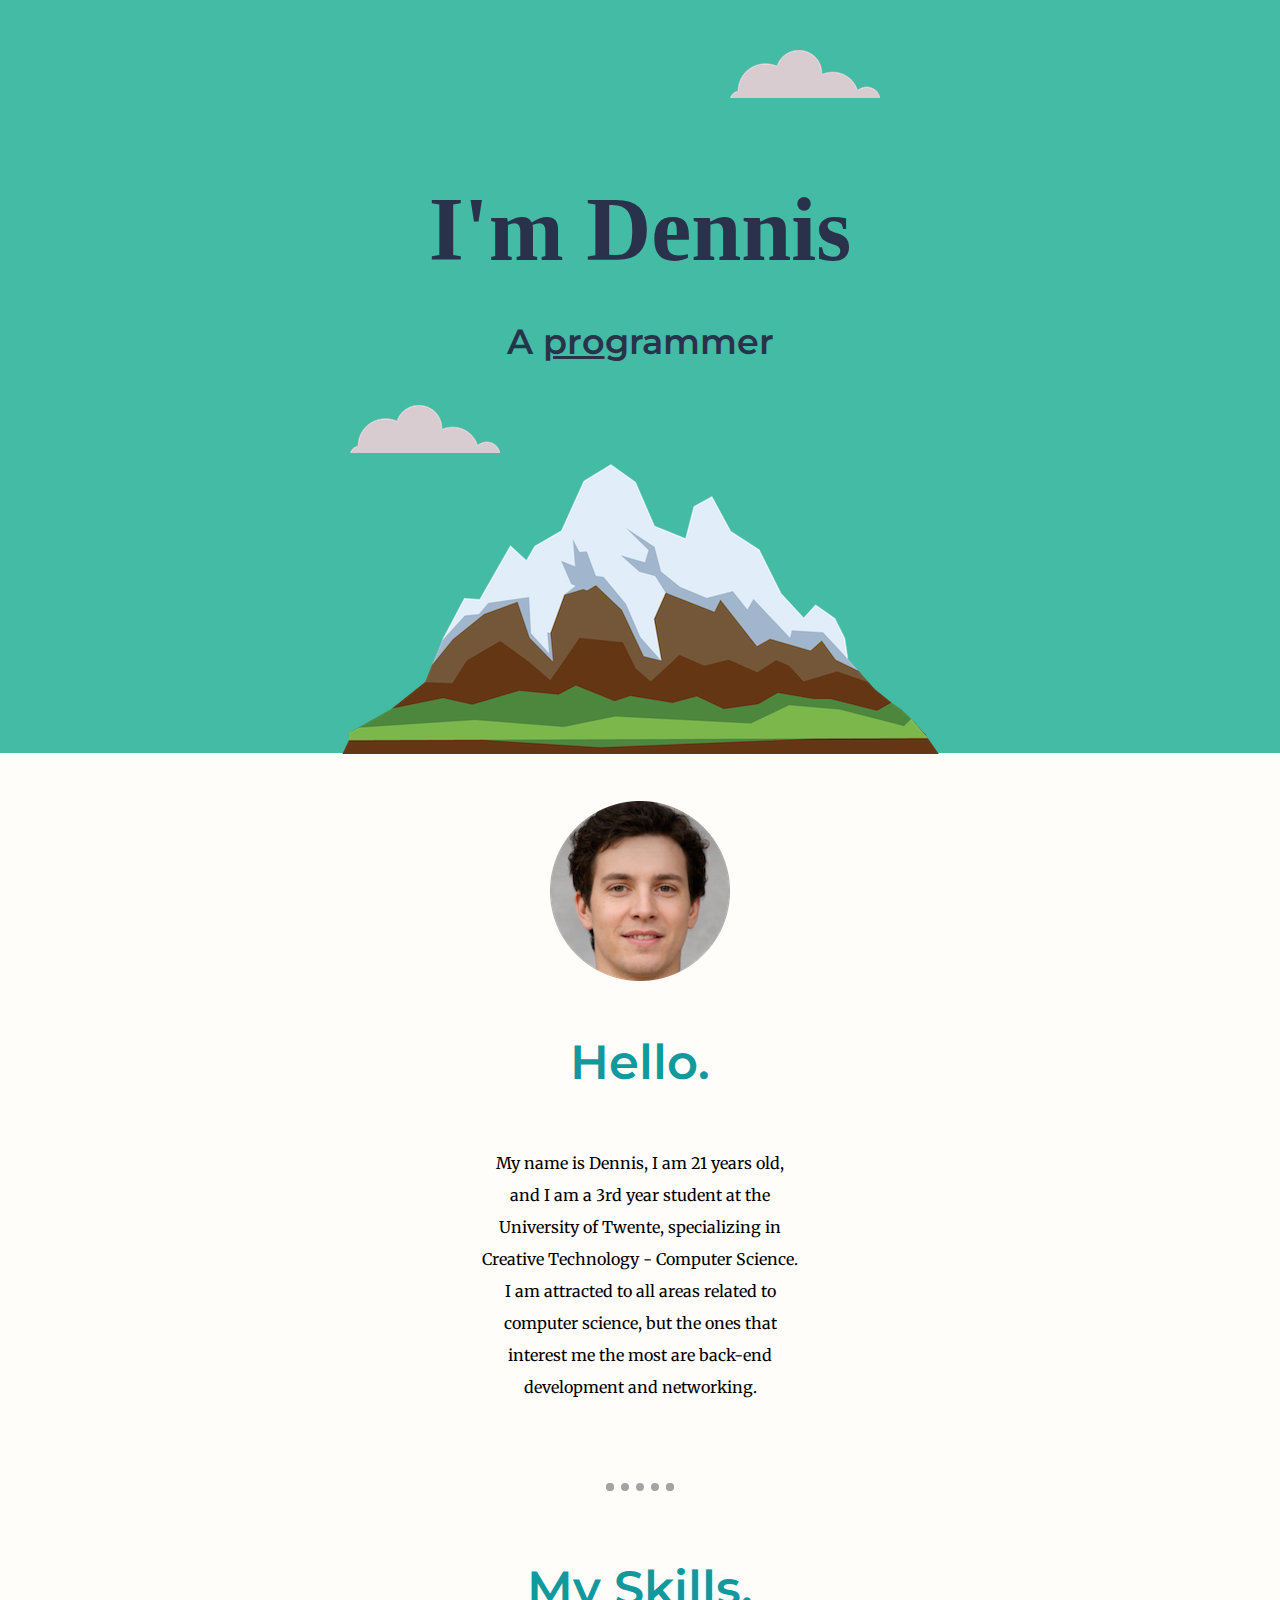
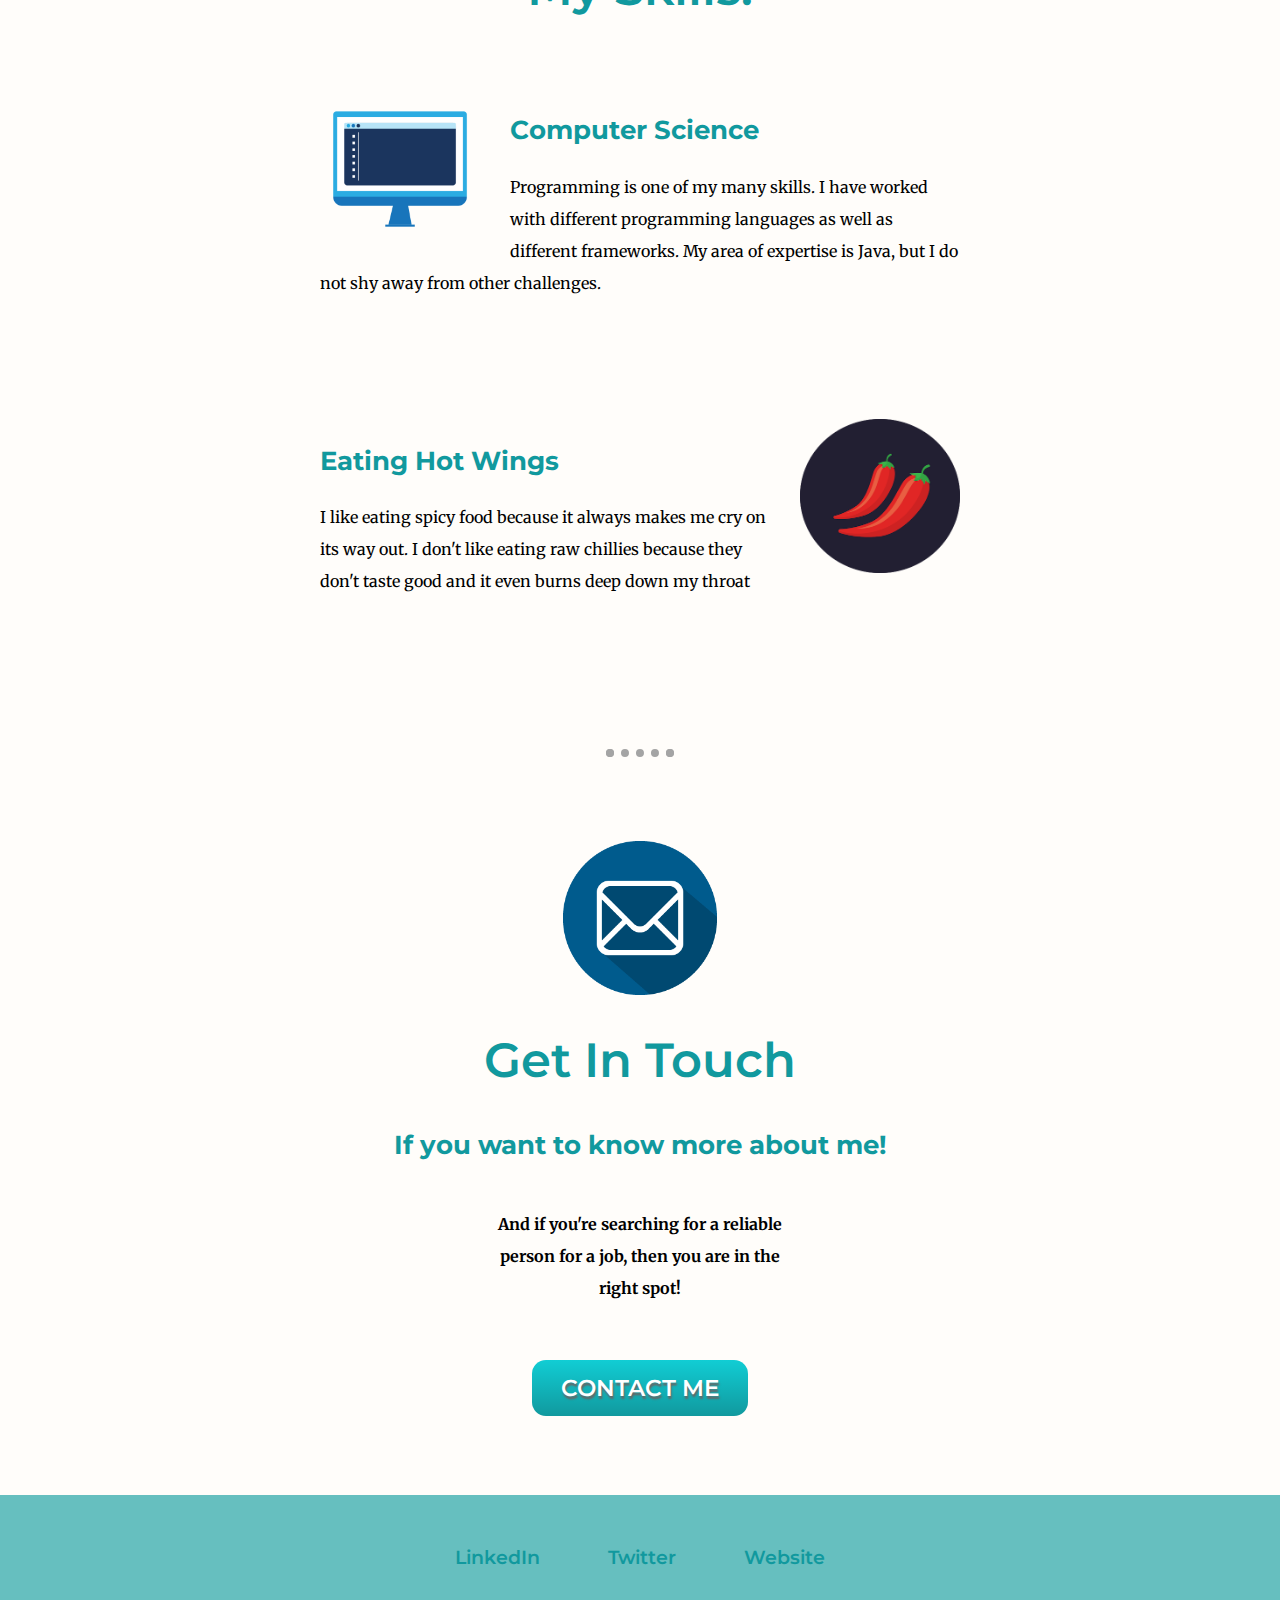
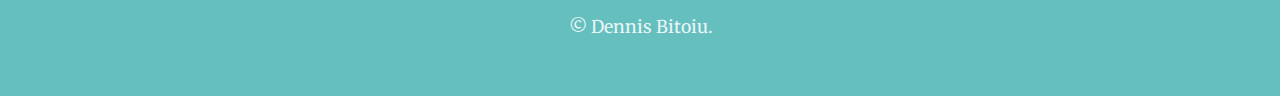
<file: index.html>
<!DOCTYPE html>
<html lang="en">

<head>
    <meta charset="UTF-8">
    <meta name="viewport" content="width=device-width, initial-scale=1.0">
    <title>Dennis Bitoiu</title>

    <link rel="stylesheet" href="css/styles.css">
    <link rel="icon" href="favicon.png">

    <link rel="preconnect" href="https://fonts.googleapis.com">
    <link rel="preconnect" href="https://fonts.gstatic.com" crossorigin>
    <link
        href="https://fonts.googleapis.com/css2?family=Merriweather&family=Montserrat&family=Permanent+Marker&display=swap"
        rel="stylesheet">
</head>

<body>
    <div class="top-container">
        <img class="top-cloud" src="images/cloud.png" alt="cloud-img">
        <h1>I'm Dennis</h1>
        <h2 class="programmer">A <span class="pro">pro</span>grammer</h2>
        <img class="bottom-cloud" src="images/cloud.png" alt="cloud-img">
        <img style="position: relative; top: 5px;" src="images/mountain.png" alt="cloud-img">

    </div>

    <div class="middle-container">
        <div class="profile">
            <img class="avatar" src="images/fake-human-circle-img.png" alt="dennis-img">
            <h2>Hello.</h2>
            <p class="description">My name is Dennis, I am 21 years old, and I am a 3rd year student at the University of Twente,
                specializing in Creative Technology - Computer Science.
                I am attracted to all areas related to computer science, but the ones that interest me the most are
                back-end development and networking.
            </p>
        </div>
        <hr>
        <div class="skills">
            <h2>My Skills.</h2>
            <div class="skill-row">
                <img src="images/giphy.gif" class="code" alt="coding">
                <h3>Computer Science</h3>
                <p>Programming is one of my many skills. I have worked with different programming languages as well as
                    different
                    frameworks. My area of expertise is Java, but I do not shy away from other challenges.
                </p>
            </div>

            <div class="skill-row">
                <img class="chilly" src="images/chillies.png" alt="">
                <h3>Eating Hot Wings</h3>
                <p>I like eating spicy food because it always makes me cry on its way out. I don't like eating raw
                    chillies because they don't taste good and it even burns deep down my throat</p>
            </div>
        </div>
        <hr>
        <div class="contact-me">
            <img class="contact-img" src="images/contact.png" alt="mail-image">
            <h2>Get In Touch</h2>
            <h3>If you want to know more about me!</h3>
            <p class="contact-msg"><strong>And if you're searching for a reliable person for a job, then you are in the right spot!</strong></p>
            <a class="btn" href="mailto:dennis.bitoiu01@gmail.com">CONTACT ME</a>
        </div>
    </div>


    <div class="bottom-container">
        <a class="footer-link" href="https://www.linkedin.com/in/dennis-bitoiu-90526323b/">LinkedIn</a>
        <a class="footer-link" href="https://twitter.com/">Twitter</a>
        <a class="footer-link" href="https://www.appbrewery.co/">Website</a>
        <p class="copyright">© Dennis Bitoiu.</p>
    </div>


</body>

</html>
</file>
<file: css/styles.css>
body {
    background-color: #FFFDFA;
    text-align: center;
    margin: 0;
    font-family: 'Merriweather', serif;

}

h1 {
    color: #2A324B;
    font-family: 'Permanent Marker', cursive;
    font-size: 5.625em;
    line-height: 2;
    margin: 50px auto 0 auto;
    
}

p {
    line-height: 2;
}

.programmer {
    color: #2A324B;
    font-size: 2.2rem;
    
}

h2 {
    color: #11999E;
    font-family: 'Montserrat', sans-serif;
    font-size: 3rem;
    font-weight: 600;
    margin-top: 0;
}

h3 {
    color: #11999E;
    font-family: 'Montserrat', sans-serif;
    font-size: 1.6rem;
}

a {
    color: #11999E;
}

a:hover {
    color: #EAF6F6;
}

.avatar {
    margin-top: 3rem;
    margin-bottom: 3rem;
}

.contact-img {
    margin-bottom: 2rem;
    margin-top: 1rem;
    width: 12%;
}

.description {
    display: inline-block;
    width: 25%;
}

.top-container {
    background-color: #44BBA4;
    position: relative;
    padding-top: 90px;
}

hr {
    width: 4%;
    border-color: #a4a4a4;
    border-style: dotted;
    border-bottom-style: none;
    border-width: 8px;
    display: inline-block;
    margin: 4rem 0 4rem;
}


.bottom-container {
    background-color: #66BFBF;
    margin-bottom: 0;
    padding: 50px 0 50px;
}

.pro {
    text-decoration: underline;
}

.top-cloud {
    position: absolute;
    right: 400px;
    top: 50px;
}

.bottom-cloud {
    position: absolute;
    left: 350px;
    bottom: 300px;
}

.skill-row {
    width: 50%;
    margin: 0 auto 40px auto;
    text-align: left;
    padding-bottom: 2rem;
    padding-top: 2rem;
}

.code {
    width: 25%;
    float: left;
    margin-right: 30px;
}

.chilly {
    width: 25%;
    float: right;
    margin-left: 30px;
}

.btn {
    background: #11cdd4;
    background-image: -webkit-linear-gradient(top, #11cdd4, #11999e);
    background-image: -moz-linear-gradient(top, #11cdd4, #11999e);
    background-image: -ms-linear-gradient(top, #11cdd4, #11999e);
    background-image: -o-linear-gradient(top, #11cdd4, #11999e);
    background-image: linear-gradient(to bottom, #11cdd4, #11999e);
    -webkit-border-radius: 11;
    -moz-border-radius: 11;
    border-radius: 14px;
    text-shadow: 1px 3px 2px #666666;
    font-family: 'Montserrat', sans-serif;
    font-weight: 600;
    color: #ffffff;
    font-size: 23px;
    padding: 10px 20px 10px 20px;
    text-decoration: none;
    display: inline-block;
    margin-top: 3.5rem;
    margin-bottom: 4.9rem;
    padding: 0.9rem 1.8rem 0.9rem 1.8rem;
  }

  .btn:hover {
    background: #30e3cb;
    background-image: -webkit-linear-gradient(top, #30e3cb, #2bc4ad);
    background-image: -moz-linear-gradient(top, #30e3cb, #2bc4ad);
    background-image: -ms-linear-gradient(top, #30e3cb, #2bc4ad);
    background-image: -o-linear-gradient(top, #30e3cb, #2bc4ad);
    background-image: linear-gradient(to bottom, #30e3cb, #2bc4ad);
    text-decoration: none;
  }

  .contact-msg {
    /* margin-top: 3.5rem; */
    margin: 3rem auto 0;
    width: 25%;

  }

  .copyright {
    margin-bottom: 0;
    color: #EAF6F6;
    font-size: 1.1rem;
  }

  .footer-link {
    display: inline-block;
    margin: 0 2rem 1.5rem;
    font-size: 1.2rem;
    font-weight: 600;
    font-family: 'Montserrat', sans-serif;
    text-decoration: none;
  }
</file>
